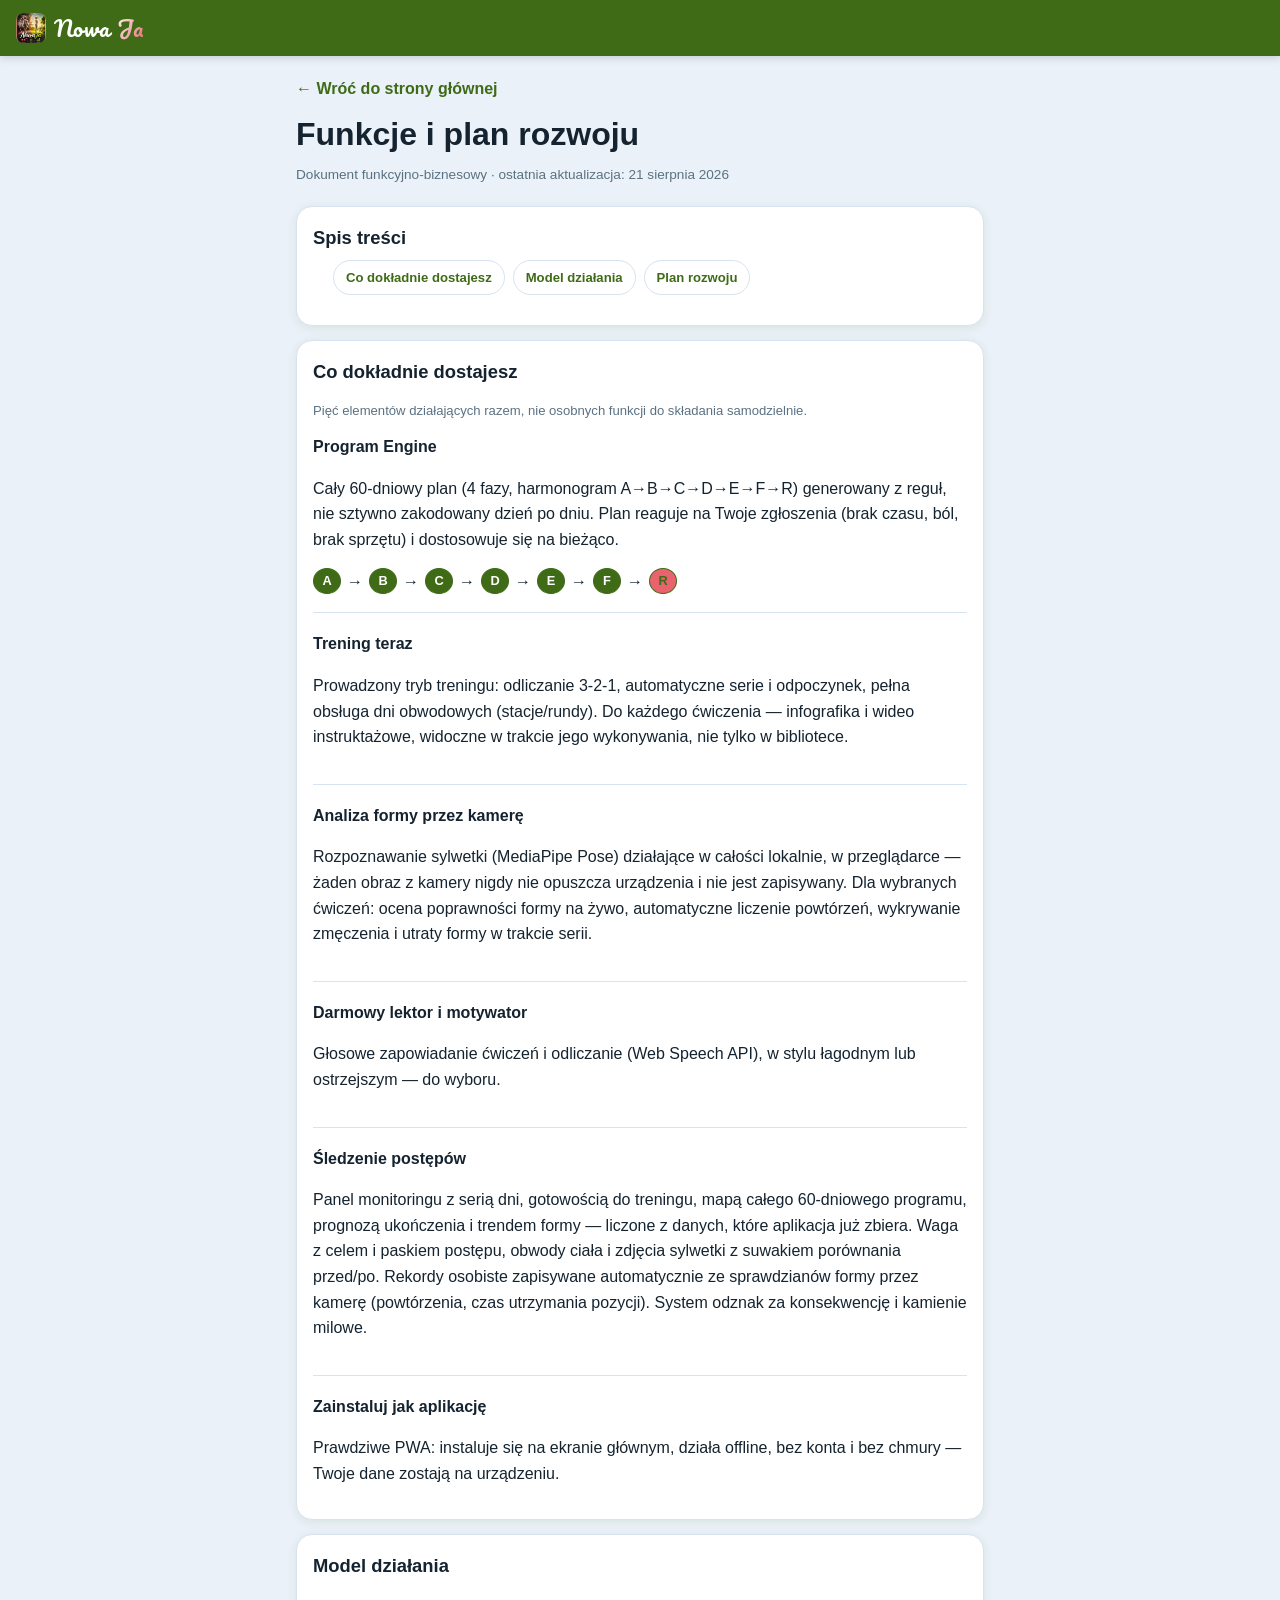
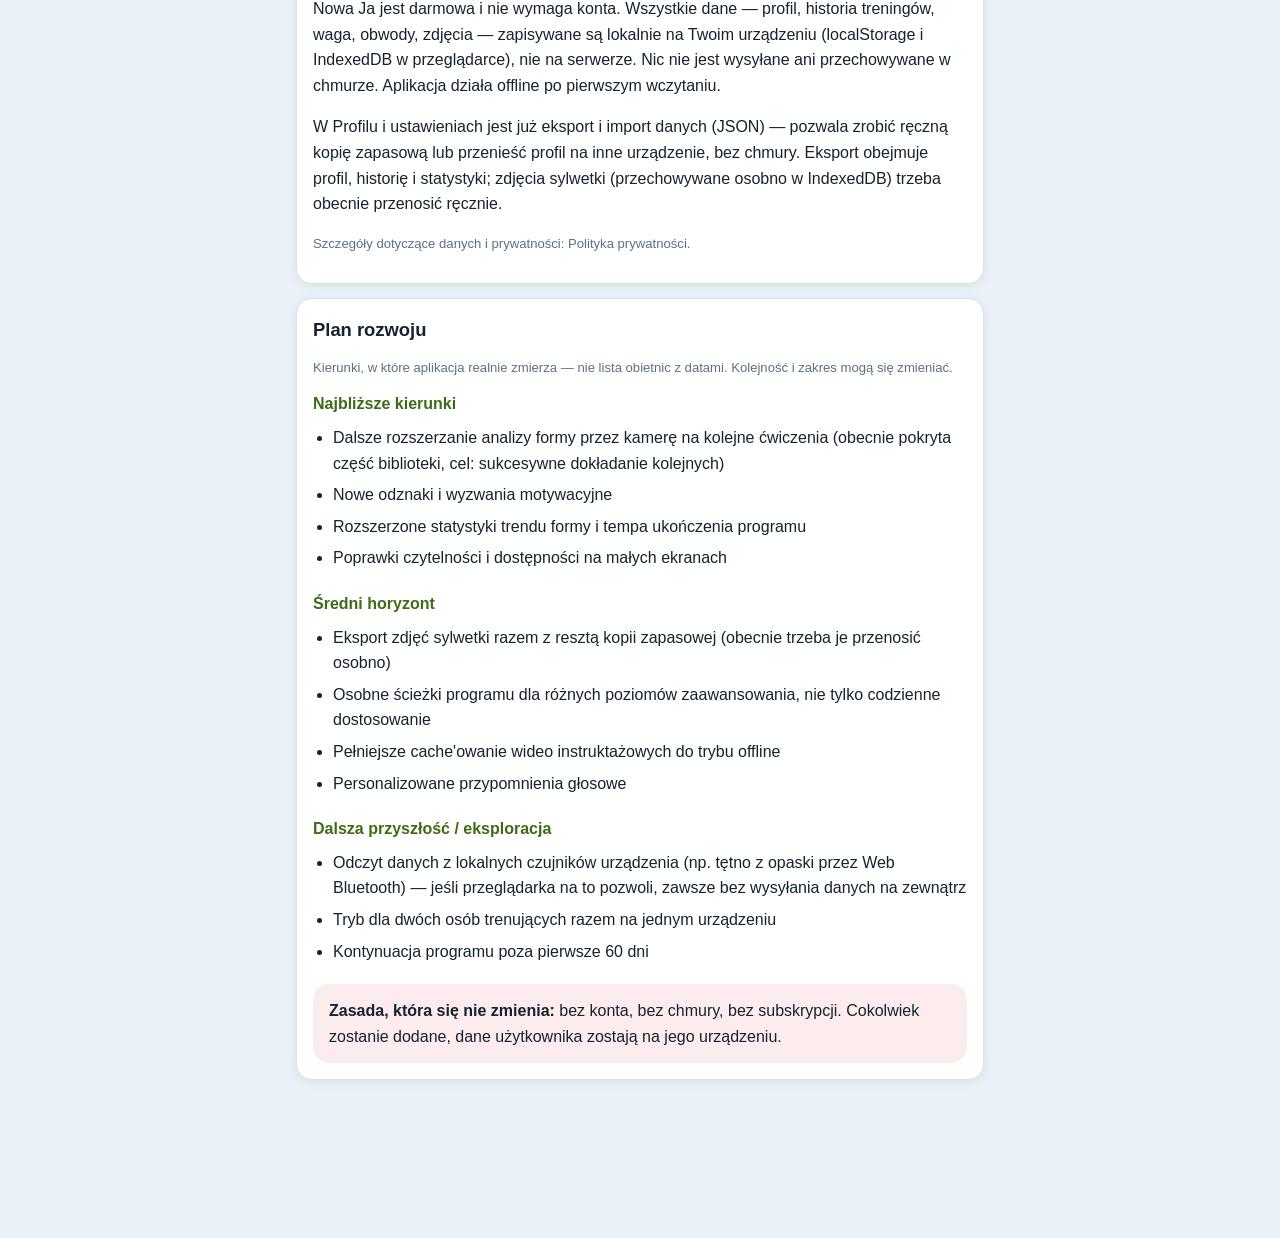
<file: funkcje.html>
<!DOCTYPE html>
<html lang="pl">
<head>
<meta charset="UTF-8">
<meta name="viewport" content="width=device-width, initial-scale=1">
<script async src="https://pagead2.googlesyndication.com/pagead/js/adsbygoogle.js?client=ca-pub-1199802338847388" crossorigin="anonymous"></script>
<title>Funkcje i plan rozwoju — Nowa Ja</title>
<meta name="description" content="Specyfikacja funkcjonalna aplikacji Nowa Ja: co dokładnie dostajesz w programie, jak to działa, i plan dalszego rozwoju.">
<meta name="robots" content="index, follow">
<link rel="canonical" href="https://nowa-ja.vercel.app/funkcje.html">
<meta name="theme-color" content="#3F6B17">
<link rel="icon" type="image/png" sizes="32x32" href="icons/favicon-32.png">
<link rel="preconnect" href="https://fonts.googleapis.com">
<link rel="preconnect" href="https://fonts.gstatic.com" crossorigin>
<link href="https://fonts.googleapis.com/css2?family=Pacifico&display=swap" rel="stylesheet">
<link rel="stylesheet" href="css/styles.css">
<style>
  .legal-wrap { max-width: 720px; margin: 0 auto; padding: 24px 16px 60px; }
  .legal-wrap h1 { margin-top: 0; }
  .legal-wrap h2 { margin: 0 0 8px; font-size: 1.15rem; }
  .legal-wrap h3 { margin: 0 0 6px; font-size: 1rem; }
  .legal-wrap section.card { line-height: 1.6; }
  .legal-wrap ul, .legal-wrap ol { margin: 8px 0; padding-left: 20px; }
  .legal-wrap li { margin-bottom: 6px; }
  .legal-updated { color: var(--text-muted); font-size: 0.85rem; margin-bottom: 24px; }
  .legal-back { display: inline-block; margin-bottom: 18px; }
  .guide-toc { display: flex; flex-wrap: wrap; gap: 8px; margin: 4px 0 0; padding: 0; list-style: none; }
  .guide-toc a {
    display: inline-block; padding: 6px 12px; border-radius: 999px; border: 1px solid var(--border);
    font-size: 0.82rem; font-weight: 600; color: var(--navy);
  }
  .feat-block { margin-bottom: 18px; padding-bottom: 18px; border-bottom: 1px solid var(--border); }
  .feat-block:last-child { border-bottom: none; margin-bottom: 0; padding-bottom: 0; }
  .phase-chip-row { display: flex; flex-wrap: wrap; align-items: center; gap: 6px; margin-top: 8px; }
  .phase-chip-row span.chip {
    display: inline-flex; align-items: center; justify-content: center; width: 26px; height: 26px;
    border-radius: 50%; background: var(--navy); color: #fff; font-weight: 700; font-size: 0.8rem;
  }
  .phase-chip-row span.chip.chip-r { background: var(--gold); color: var(--navy); }
  .roadmap-horizon { margin-bottom: 20px; }
  .roadmap-horizon h3 { color: var(--navy); }
  [data-theme="dark"] .roadmap-horizon h3, [data-theme="auto"] .roadmap-horizon h3 { color: var(--gold); }
  .roadmap-principle { background: color-mix(in srgb, var(--gold) 12%, transparent); border-radius: var(--radius); padding: 14px 16px; margin-top: 16px; }
</style>
</head>
<body>
<header id="app-header">
  <a href="index.html" class="brand"><img src="assets/brand-transformation.jpg" alt="" class="brand-logo">Nowa <span>Ja</span></a>
</header>

<div class="legal-wrap">
  <a href="index.html" class="legal-back link">← Wróć do strony głównej</a>
  <h1 class="page-title">Funkcje i plan rozwoju</h1>
  <p class="legal-updated">Dokument funkcyjno-biznesowy · ostatnia aktualizacja: 21 sierpnia 2026</p>

  <section class="card">
    <h2>Spis treści</h2>
    <ul class="guide-toc">
      <li><a href="#co-dostajesz">Co dokładnie dostajesz</a></li>
      <li><a href="#model">Model działania</a></li>
      <li><a href="#roadmap">Plan rozwoju</a></li>
    </ul>
  </section>

  <section class="card" id="co-dostajesz">
    <h2>Co dokładnie dostajesz</h2>
    <p class="muted small">Pięć elementów działających razem, nie osobnych funkcji do składania samodzielnie.</p>

    <div class="feat-block">
      <h3>Program Engine</h3>
      <p>Cały 60-dniowy plan (4 fazy, harmonogram A→B→C→D→E→F→R) generowany z reguł, nie sztywno zakodowany dzień po dniu. Plan reaguje na Twoje zgłoszenia (brak czasu, ból, brak sprzętu) i dostosowuje się na bieżąco.</p>
      <div class="phase-chip-row" aria-hidden="true">
        <span class="chip">A</span>→<span class="chip">B</span>→<span class="chip">C</span>→<span class="chip">D</span>→<span class="chip">E</span>→<span class="chip">F</span>→<span class="chip chip-r">R</span>
      </div>
    </div>

    <div class="feat-block">
      <h3>Trening teraz</h3>
      <p>Prowadzony tryb treningu: odliczanie 3-2-1, automatyczne serie i odpoczynek, pełna obsługa dni obwodowych (stacje/rundy). Do każdego ćwiczenia — infografika i wideo instruktażowe, widoczne w trakcie jego wykonywania, nie tylko w bibliotece.</p>
    </div>

    <div class="feat-block">
      <h3>Analiza formy przez kamerę</h3>
      <p>Rozpoznawanie sylwetki (MediaPipe Pose) działające w całości lokalnie, w przeglądarce — żaden obraz z kamery nigdy nie opuszcza urządzenia i nie jest zapisywany. Dla wybranych ćwiczeń: ocena poprawności formy na żywo, automatyczne liczenie powtórzeń, wykrywanie zmęczenia i utraty formy w trakcie serii.</p>
    </div>

    <div class="feat-block">
      <h3>Darmowy lektor i motywator</h3>
      <p>Głosowe zapowiadanie ćwiczeń i odliczanie (Web Speech API), w stylu łagodnym lub ostrzejszym — do wyboru.</p>
    </div>

    <div class="feat-block">
      <h3>Śledzenie postępów</h3>
      <p>Panel monitoringu z serią dni, gotowością do treningu, mapą całego 60-dniowego programu, prognozą ukończenia i trendem formy — liczone z danych, które aplikacja już zbiera. Waga z celem i paskiem postępu, obwody ciała i zdjęcia sylwetki z suwakiem porównania przed/po. Rekordy osobiste zapisywane automatycznie ze sprawdzianów formy przez kamerę (powtórzenia, czas utrzymania pozycji). System odznak za konsekwencję i kamienie milowe.</p>
    </div>

    <div class="feat-block">
      <h3>Zainstaluj jak aplikację</h3>
      <p>Prawdziwe PWA: instaluje się na ekranie głównym, działa offline, bez konta i bez chmury — Twoje dane zostają na urządzeniu.</p>
    </div>
  </section>

  <section class="card" id="model">
    <h2>Model działania</h2>
    <p>Nowa Ja jest darmowa i nie wymaga konta. Wszystkie dane — profil, historia treningów, waga, obwody, zdjęcia — zapisywane są lokalnie na Twoim urządzeniu (localStorage i IndexedDB w przeglądarce), nie na serwerze. Nic nie jest wysyłane ani przechowywane w chmurze. Aplikacja działa offline po pierwszym wczytaniu.</p>
    <p>W Profilu i ustawieniach jest już eksport i import danych (JSON) — pozwala zrobić ręczną kopię zapasową lub przenieść profil na inne urządzenie, bez chmury. Eksport obejmuje profil, historię i statystyki; zdjęcia sylwetki (przechowywane osobno w IndexedDB) trzeba obecnie przenosić ręcznie.</p>
    <p class="muted small">Szczegóły dotyczące danych i prywatności: <a href="polityka-prywatnosci.html" class="footer-link">Polityka prywatności</a>.</p>
  </section>

  <section class="card" id="roadmap">
    <h2>Plan rozwoju</h2>
    <p class="muted small">Kierunki, w które aplikacja realnie zmierza — nie lista obietnic z datami. Kolejność i zakres mogą się zmieniać.</p>

    <div class="roadmap-horizon">
      <h3>Najbliższe kierunki</h3>
      <ul>
        <li>Dalsze rozszerzanie analizy formy przez kamerę na kolejne ćwiczenia (obecnie pokryta część biblioteki, cel: sukcesywne dokładanie kolejnych)</li>
        <li>Nowe odznaki i wyzwania motywacyjne</li>
        <li>Rozszerzone statystyki trendu formy i tempa ukończenia programu</li>
        <li>Poprawki czytelności i dostępności na małych ekranach</li>
      </ul>
    </div>

    <div class="roadmap-horizon">
      <h3>Średni horyzont</h3>
      <ul>
        <li>Eksport zdjęć sylwetki razem z resztą kopii zapasowej (obecnie trzeba je przenosić osobno)</li>
        <li>Osobne ścieżki programu dla różnych poziomów zaawansowania, nie tylko codzienne dostosowanie</li>
        <li>Pełniejsze cache'owanie wideo instruktażowych do trybu offline</li>
        <li>Personalizowane przypomnienia głosowe</li>
      </ul>
    </div>

    <div class="roadmap-horizon">
      <h3>Dalsza przyszłość / eksploracja</h3>
      <ul>
        <li>Odczyt danych z lokalnych czujników urządzenia (np. tętno z opaski przez Web Bluetooth) — jeśli przeglądarka na to pozwoli, zawsze bez wysyłania danych na zewnątrz</li>
        <li>Tryb dla dwóch osób trenujących razem na jednym urządzeniu</li>
        <li>Kontynuacja programu poza pierwsze 60 dni</li>
      </ul>
    </div>

    <div class="roadmap-principle">
      <strong>Zasada, która się nie zmienia:</strong> bez konta, bez chmury, bez subskrypcji. Cokolwiek zostanie dodane, dane użytkownika zostają na jego urządzeniu.
    </div>
  </section>
</div>

</body>
</html>
</file>
<file: css/styles.css>
:root {
  /* Sampled from logo.png: forest green (the "after" silhouette + "Ja" wordmark)
     stands in for the old navy blue, coral-red (the "before" silhouette + arrow)
     stands in for the old gold — same primary/accent roles, colors now actually
     come from the app's own logo. Contrast re-verified against every surface
     these replaced (see PROPOZYCJA-DODATKOWYCH-CWICZEN.md sibling notes / commit). */
  --navy: #3F6B17;
  --navy-dark: #345812;
  --gold: #E8636E;
  --bg: #EAF1F8;
  --surface: #ffffff;
  --border: #D7E3F0;
  --text: #14232f;
  --text-muted: #5b7182;
  --danger: #c0392b;
  --success: #2f8f4e;
  --radius: 16px;
  --shadow: 0 2px 10px rgba(63, 107, 23, 0.10);
  color-scheme: light;
}

[data-theme="dark"] {
  --bg: #0f1a24;
  --surface: #16232f;
  --border: #223244;
  --text: #eaf1f8;
  --text-muted: #9db1c2;
  --navy: #9AC94A;
  --navy-dark: #ABDA5D;
  --shadow: 0 2px 10px rgba(0, 0, 0, 0.35);
  color-scheme: dark;
}

@media (prefers-color-scheme: dark) {
  [data-theme="auto"] {
    --bg: #0f1a24;
    --surface: #16232f;
    --border: #223244;
    --text: #eaf1f8;
    --text-muted: #9db1c2;
    --navy: #9AC94A;
    --navy-dark: #ABDA5D;
    --shadow: 0 2px 10px rgba(0, 0, 0, 0.35);
    color-scheme: dark;
  }
}

* { box-sizing: border-box; }
[hidden] { display: none !important; }

html, body {
  margin: 0;
  padding: 0;
  background: var(--bg);
  color: var(--text);
  font-family: -apple-system, BlinkMacSystemFont, "Segoe UI", Roboto, Inter, sans-serif;
  -webkit-tap-highlight-color: transparent;
  max-width: 100%;
  overflow-x: hidden;
}

body {
  padding-top: calc(56px + env(safe-area-inset-top));
  padding-bottom: calc(84px + env(safe-area-inset-bottom));
  min-height: 100vh;
}

a { color: inherit; text-decoration: none; }

#app-header {
  position: fixed;
  top: 0; left: 0; right: 0;
  height: calc(56px + env(safe-area-inset-top));
  padding-top: env(safe-area-inset-top);
  background: var(--navy);
  color: #fff;
  display: flex;
  align-items: center;
  justify-content: space-between;
  padding-left: 16px;
  padding-right: 16px;
  z-index: 20;
  box-shadow: 0 2px 8px rgba(0,0,0,0.15);
}

.header-left { display: flex; align-items: center; gap: 10px; min-width: 0; }
.brand { display: inline-flex; align-items: center; gap: 8px; font-family: 'Pacifico', cursive; font-weight: 400; font-size: 1.35rem; letter-spacing: 0.3px; }
/* Gradient białe→koralowe, nie zielone — .brand żyje na nagłówku o tle var(--navy) (zielonym),
   więc zielony koniec gradientu zlewałby się z tłem. */
.brand span {
  background: linear-gradient(120deg, #fff 0%, var(--gold) 100%);
  -webkit-background-clip: text; background-clip: text; color: transparent;
}
.brand-logo { width: 30px; height: 30px; border-radius: 7px; display: block; }

.icon-btn-plain {
  background: none; border: none; color: #fff; cursor: pointer;
  padding: 4px; display: flex; align-items: center; justify-content: center;
  border-radius: 8px; flex-shrink: 0;
}
.icon-btn-plain svg { width: 24px; height: 24px; }
.icon-btn-plain:hover { background: rgba(255,255,255,0.12); }

/* ---------- Sidebar drawer (hamburger menu) ---------- */
.sidebar-overlay {
  position: fixed; inset: 0; background: rgba(0,0,0,0.5);
  z-index: 29; opacity: 0; transition: opacity 0.25s ease;
}
.sidebar-overlay[hidden] { display: block !important; pointer-events: none; opacity: 0; }
.sidebar-overlay.show { opacity: 1; pointer-events: auto; }

.sidebar {
  position: fixed; top: 0; left: 0; bottom: 0;
  width: min(300px, 84vw);
  background: var(--surface);
  z-index: 30;
  transform: translateX(-100%);
  transition: transform 0.28s cubic-bezier(.16,.8,.3,1);
  display: flex; flex-direction: column;
  padding: calc(20px + env(safe-area-inset-top)) 18px 20px;
  box-shadow: 4px 0 24px rgba(0,0,0,0.2);
  overflow-y: auto;
}
.sidebar.open { transform: translateX(0); }

.sidebar-profile { display: flex; align-items: center; gap: 12px; margin-bottom: 22px; }
.sidebar-avatar {
  width: 48px; height: 48px; border-radius: 50%; flex-shrink: 0;
  background: linear-gradient(135deg, var(--navy), var(--gold));
  color: #fff; font-size: 1.2rem; font-weight: 800;
  display: flex; align-items: center; justify-content: center;
}
.sidebar-profile-info { min-width: 0; }
.sidebar-profile-info strong { display: block; font-size: 1.05rem; }

.sidebar-nav { display: flex; flex-direction: column; gap: 2px; margin-bottom: auto; }
.sidebar-nav a {
  padding: 12px 10px; border-radius: 10px; font-weight: 600; font-size: 0.95rem;
  color: var(--text);
}
.sidebar-nav a:hover { background: var(--bg); }

.sidebar-footnote { margin-top: 18px; padding-top: 14px; border-top: 1px solid var(--border); }

@media (min-width: 860px) {
  .sidebar { box-shadow: 1px 0 0 var(--border); }
}

.header-profile {
  font-size: 0.85rem;
  background: rgba(255,255,255,0.15);
  padding: 6px 12px;
  border-radius: 999px;
  max-width: 40vw;
  overflow: hidden;
  text-overflow: ellipsis;
  white-space: nowrap;
}

#app {
  max-width: 640px;
  margin: 0 auto;
  padding: 14px 14px 24px;
}

#nav {
  position: fixed;
  bottom: calc(10px + env(safe-area-inset-bottom));
  left: 12px; right: 12px;
  max-width: 616px;
  margin: 0 auto;
  height: 62px;
  background: color-mix(in srgb, var(--surface) 92%, transparent);
  -webkit-backdrop-filter: saturate(1.4) blur(14px);
  backdrop-filter: saturate(1.4) blur(14px);
  border: 1px solid var(--border);
  border-radius: 22px;
  box-shadow: 0 12px 34px rgba(20, 35, 47, 0.16), inset 0 1px 0 rgba(255, 255, 255, 0.04);
  display: flex;
  z-index: 20;
}
[data-theme="dark"] #nav, [data-theme="auto"] #nav { box-shadow: 0 14px 40px rgba(0, 0, 0, 0.45); }

#nav a {
  flex: 1;
  min-width: 0;
  display: flex;
  flex-direction: column;
  align-items: center;
  justify-content: center;
  gap: 4px;
  font-size: 0.64rem;
  font-weight: 600;
  color: var(--text-muted);
}

#nav a.active { color: var(--navy); font-weight: 700; }
[data-theme="dark"] #nav a.active,
[data-theme="auto"] #nav a.active { color: var(--gold); }
.nav-icon {
  width: 38px; height: 30px;
  display: flex; align-items: center; justify-content: center;
  border-radius: 999px;
  transition: background 0.18s ease, transform 0.18s ease;
}
.nav-icon svg { width: 21px; height: 21px; }
#nav a.active .nav-icon {
  background: color-mix(in srgb, var(--navy) 16%, transparent);
  transform: translateY(-1px);
}
[data-theme="dark"] #nav a.active .nav-icon,
[data-theme="auto"] #nav a.active .nav-icon { background: color-mix(in srgb, var(--gold) 20%, transparent); }

.card {
  background: var(--surface);
  border: 1px solid var(--border);
  border-radius: var(--radius);
  padding: 16px;
  margin-bottom: 14px;
  box-shadow: var(--shadow);
}

.card h2, .card h3 { margin-top: 0; }
.page-title { margin: 6px 0 14px; }

.hero h2 { margin: 8px 0 4px; }
.hero-top { display: flex; gap: 8px; flex-wrap: wrap; margin-bottom: 6px; }

.hero.card {
  background: linear-gradient(135deg, var(--navy) 0%, color-mix(in srgb, var(--navy) 55%, var(--gold)) 100%);
  color: #fff;
  border: none;
  position: relative;
  overflow: hidden;
  padding-top: 20px;
}
.hero.card::after {
  content: '';
  position: absolute; top: -60px; right: -60px;
  width: 200px; height: 200px; border-radius: 50%;
  background: radial-gradient(circle, rgba(255,255,255,0.16), transparent 70%);
  pointer-events: none;
}
.hero.card h2 { color: #fff; font-size: 1.5rem; }
.hero-greeting { display: flex; align-items: center; gap: 10px; margin-bottom: 8px; }
.hero-avatar {
  width: 34px; height: 34px; border-radius: 50%; flex-shrink: 0;
  background: rgba(255,255,255,0.22); color: #fff;
  display: flex; align-items: center; justify-content: center;
  font-weight: 800; font-size: 0.95rem;
}
.hero.card .muted { color: rgba(255,255,255,0.8); }
.hero.card .pill { background: rgba(255,255,255,0.22); }
.hero.card .pill-outline { border-color: rgba(255,255,255,0.5); color: #fff; }
.hero.card .btn.primary { background: #fff; color: var(--navy); box-shadow: 0 4px 14px rgba(0,0,0,0.18); }
.hero.card .btn.ghost { background: rgba(255,255,255,0.12); border-color: rgba(255,255,255,0.5); color: #fff; }

.form-check-root { padding: 16px; max-width: 480px; margin: 0 auto; }
.form-check-video-wrap {
  position: relative; width: 100%; aspect-ratio: 3 / 4;
  background: #000; border-radius: var(--radius); overflow: hidden; margin-bottom: 12px;
}
.form-check-video-wrap video, .form-check-video-wrap canvas {
  position: absolute; inset: 0; width: 100%; height: 100%; object-fit: cover;
}
.hero.card .done-badge { color: #cdf7d8; }

.pill {
  display: inline-block;
  background: var(--navy);
  color: #fff;
  font-size: 0.72rem;
  font-weight: 700;
  padding: 4px 10px;
  border-radius: 999px;
}

.pill-outline {
  background: transparent;
  border: 1px solid var(--navy);
  color: var(--navy);
}
[data-theme="dark"] .pill-outline, [data-theme="auto"] .pill-outline { color: var(--gold); border-color: var(--gold); }

.muted { color: var(--text-muted); }
.small { font-size: 0.82rem; }
.tight { margin: 4px 0; padding-left: 18px; }

.done-badge { color: var(--success); font-weight: 700; margin: 8px 0; }

.btn {
  display: inline-flex;
  align-items: center;
  justify-content: center;
  gap: 6px;
  border: none;
  border-radius: 12px;
  padding: 12px 18px;
  font-size: 0.95rem;
  font-weight: 700;
  cursor: pointer;
  background: var(--border);
  color: var(--text);
}
.btn.primary { background: linear-gradient(120deg, var(--gold) 0%, var(--navy) 100%); color: #fff; box-shadow: 0 3px 10px color-mix(in srgb, var(--navy) 35%, transparent); }
.btn.secondary { background: var(--gold); color: #2A0A0E; }
.btn.ghost { background: transparent; border: 1px solid var(--border); }
.btn.danger { background: var(--danger); color: #fff; }
.btn.small { padding: 8px 14px; font-size: 0.85rem; }
.btn.tiny { padding: 5px 10px; font-size: 0.75rem; }
.btn.big { width: 100%; padding: 14px; font-size: 1.05rem; margin-top: 10px; }
.btn-row { display: flex; gap: 10px; flex-wrap: wrap; }

.sticky-bottom { position: sticky; bottom: calc(76px + env(safe-area-inset-bottom)); width: 100%; margin-top: 6px; }

.link { color: var(--navy); font-weight: 600; }
[data-theme="dark"] .link, [data-theme="auto"] .link { color: var(--gold); }
.back { display: inline-block; margin-bottom: 10px; }

.progress-mini-row { display: flex; align-items: center; gap: 10px; margin-bottom: 6px; }
.progress-bar { flex: 1; height: 10px; border-radius: 999px; background: var(--border); overflow: hidden; }
.progress-bar-fill { height: 100%; background: linear-gradient(90deg, var(--navy), var(--gold)); }

/* ---------- Stat grid (Dziś) — bento-style cards z ikoną/pierścieniem ---------- */
.stat-grid { display: grid; grid-template-columns: repeat(3, 1fr); gap: 10px; margin-bottom: 14px; }
.stat-card {
  background: var(--surface); border: 1px solid var(--border); border-radius: var(--radius);
  padding: 14px 8px 12px; box-shadow: var(--shadow); text-align: center;
  display: flex; flex-direction: column; align-items: center; gap: 4px; min-width: 0;
}
.stat-card-icon {
  width: 34px; height: 34px; border-radius: 50%; display: flex; align-items: center; justify-content: center;
  font-size: 1.05rem; margin-bottom: 2px; background: color-mix(in srgb, var(--gold) 16%, transparent);
}
.stat-card.accent-program .stat-ring-wrap { margin-bottom: 2px; }
.stat-card-value { font-size: 1.5rem; font-weight: 800; line-height: 1; color: var(--text); }
.stat-card-label { font-size: 0.68rem; color: var(--text-muted); line-height: 1.2; }
.stat-ring-wrap { position: relative; width: 60px; height: 60px; }
.stat-ring-wrap .progress-ring circle:last-child { transition: stroke-dashoffset 0.6s ease-out; }
.stat-ring-value {
  position: absolute; inset: 0; display: flex; align-items: center; justify-content: center;
  font-size: 0.92rem; font-weight: 800; color: var(--text);
}
.stat-grid-4 { grid-template-columns: repeat(4, 1fr); }
.stat-card.accent-water .stat-card-icon { background: color-mix(in srgb, #3a7bd5 16%, transparent); }
.stat-card.accent-flame { background: color-mix(in srgb, var(--gold) 7%, var(--surface)); }
.stat-card.accent-program { background: color-mix(in srgb, var(--navy) 7%, var(--surface)); }
.stat-card.accent-readiness { background: color-mix(in srgb, var(--success) 7%, var(--surface)); }
.stat-card.accent-water { background: color-mix(in srgb, #3a7bd5 7%, var(--surface)); }
@media (max-width: 420px) {
  .stat-grid-4 { grid-template-columns: repeat(2, 1fr); }
}

/* ---------- Mapa programu (Postępy) — 60 dni na jednym ekranie ---------- */
.heatmap-grid { display: grid; grid-template-columns: repeat(10, 1fr); gap: 5px; margin-top: 10px; }
.heatmap-cell { aspect-ratio: 1; border-radius: 5px; display: block; background: var(--bg); }
.heatmap-done { background: var(--success); }
.heatmap-today { background: var(--surface); border: 2px solid var(--navy); }
.heatmap-missed { background: color-mix(in srgb, var(--danger) 55%, transparent); }
.heatmap-rest { background: var(--border); }
.heatmap-future { background: var(--bg); border: 1px solid var(--border); }
.heatmap-legend { display: flex; flex-wrap: wrap; gap: 10px 14px; margin-top: 12px; font-size: 0.72rem; color: var(--text-muted); }
.heatmap-legend span { display: inline-flex; align-items: center; gap: 5px; }
.heatmap-dot { width: 10px; height: 10px; border-radius: 3px; display: inline-block; }

/* ---------- Narzędzia (Postępy) ---------- */
.tools-grid { display: grid; grid-template-columns: repeat(auto-fit, minmax(180px, 1fr)); gap: 12px; margin-top: 10px; }
.tool-card { background: var(--bg); border-radius: var(--radius); padding: 14px; }
.tool-card-icon { font-size: 1.3rem; }
.tool-card h4 { margin: 6px 0 8px; font-size: 0.92rem; }

.quick-links { display: grid; grid-template-columns: repeat(auto-fit, minmax(90px, 1fr)); gap: 10px; margin-top: 4px; }
.quick-link {
  background: var(--surface);
  border: 1px solid var(--border);
  border-radius: var(--radius);
  padding: 14px 6px;
  text-align: center;
  font-size: 0.78rem;
  font-weight: 600;
  box-shadow: var(--shadow);
  min-width: 0;
  overflow-wrap: break-word;
}
.qi { display: block; font-size: 1.4rem; margin-bottom: 4px; }

.onboard { padding-top: 10px; }
.onboard-hero-image { max-width: 260px; margin: 0 auto 14px; border-radius: var(--radius); overflow: hidden; box-shadow: var(--shadow); }
.onboard-hero-image img { display: block; width: 100%; height: auto; }
.onboard-brand { display: flex; align-items: center; gap: 10px; margin-bottom: 2px; }
.onboard-brand img { width: 44px; height: 44px; border-radius: 11px; box-shadow: 0 3px 12px rgba(0,0,0,0.2); }
.onboard h1 { color: var(--navy); margin: 0; }
[data-theme="dark"] .onboard h1, [data-theme="auto"] .onboard h1 { color: var(--gold); }
.tagline { color: var(--text-muted); margin-top: 0; }
.onboard-quickstart {
  background: none; border: none; color: var(--navy); font-weight: 700;
  font-size: 0.85rem; padding: 0; margin-bottom: 14px; cursor: pointer;
}
[data-theme="dark"] .onboard-quickstart, [data-theme="auto"] .onboard-quickstart { color: var(--gold); }

.onboard-progress { display: flex; gap: 6px; margin: 16px 0 18px; }
.onboard-progress-seg {
  flex: 1; height: 6px; border-radius: 999px; background: var(--border);
  transition: background 0.3s ease;
}
.onboard-progress-seg.active { background: linear-gradient(90deg, var(--navy), var(--gold)); }

.form label { display: block; font-size: 0.85rem; font-weight: 600; margin-bottom: 12px; }
.form input, .form select { width: 100%; margin-top: 5px; padding: 10px 12px; border-radius: 10px; border: 1px solid var(--border); background: var(--bg); color: var(--text); font-size: 1rem; }
.row2 { display: grid; grid-template-columns: 1fr 1fr; gap: 10px; }
.form-inline { display: flex; gap: 8px; align-items: center; margin-bottom: 10px; }
.form-inline input { padding: 9px 10px; border-radius: 10px; border: 1px solid var(--border); background: var(--bg); color: var(--text); }
.form-inline input[type=number] { width: 90px; }

/* Chip-styled radio/checkbox groups (onboarding): native input hidden, label is the visible chip. */
.chip-choice { display: inline-flex; }
.chip-choice input { position: absolute; opacity: 0; width: 1px; height: 1px; }
.chip-choice label {
  border: 1.5px solid var(--border);
  background: var(--surface);
  color: var(--text);
  border-radius: 12px;
  padding: 11px 16px;
  font-size: 0.9rem;
  font-weight: 600;
  cursor: pointer;
  display: inline-flex;
  align-items: center;
  gap: 6px;
  -webkit-user-select: none;
  user-select: none;
  transition: transform 0.12s ease, border-color 0.15s ease, background 0.15s ease, box-shadow 0.15s ease;
}
.chip-choice label::before {
  content: '';
  width: 16px; height: 16px; border-radius: 50%; flex-shrink: 0;
  border: 1.5px solid var(--border); box-sizing: border-box;
  transition: background 0.15s ease, border-color 0.15s ease;
}
.chip-choice input:checked + label::before {
  background: var(--navy);
  border-color: var(--navy);
  box-shadow: inset 0 0 0 3px var(--surface);
}
[data-theme="dark"] .chip-choice input:checked + label::before, [data-theme="auto"] .chip-choice input:checked + label::before { background: var(--gold); border-color: var(--gold); }
.chip-choice input:checked + label { border-color: var(--navy); background: color-mix(in srgb, var(--navy) 10%, var(--surface)); box-shadow: 0 2px 8px color-mix(in srgb, var(--navy) 25%, transparent); }
[data-theme="dark"] .chip-choice input:checked + label, [data-theme="auto"] .chip-choice input:checked + label { border-color: var(--gold); background: color-mix(in srgb, var(--gold) 14%, var(--surface)); }
.chip-choice label:active { transform: scale(0.96); }
.chip-choice input:focus-visible + label { outline: 2px solid var(--navy); outline-offset: 2px; }
.chip-group { display: flex; flex-wrap: wrap; gap: 9px; margin: 6px 0 4px; }

.onboard-step-label { font-size: 0.8rem; color: var(--text-muted); margin-bottom: 4px; }
.onboard-step-icon { display: block; font-size: 2.2rem; margin-bottom: 6px; }
.onboard-step-title { font-size: 1.25rem; margin: 0 0 16px; }
@media (prefers-reduced-motion: no-preference) {
  .onboard-step:not([hidden]) { animation: onboardStepIn 0.32s cubic-bezier(.16,.8,.3,1); }
  @keyframes onboardStepIn { from { opacity: 0; transform: translateX(14px); } to { opacity: 1; transform: translateX(0); } }
}
.onboard-field-label { font-weight: 700; font-size: 0.9rem; margin: 14px 0 2px; display: block; }
.onboard-nav { display: flex; justify-content: space-between; gap: 10px; margin-top: 18px; }
.consent-box { border-left: 4px solid var(--gold); background: var(--bg); border-radius: 10px; padding: 14px; margin: 10px 0; }

/* Workout ("Trening teraz") full-screen mode */
.workout-root { display: flex; flex-direction: column; min-height: calc(100vh - 56px - env(safe-area-inset-top)); padding: 6px 4px 20px; }
.workout-media-row { display: flex; gap: 6px; padding: 4px; margin-bottom: 4px; }
.workout-media-slot-item { flex: 1; min-width: 0; aspect-ratio: 4 / 3; border-radius: 10px; overflow: hidden; background: var(--bg); }
.workout-media-slot-item img, .workout-media-slot-item video { width: 100%; height: 100%; object-fit: cover; display: block; }
.workout-header { display: flex; align-items: center; justify-content: space-between; padding: 6px 4px 12px; }
.workout-header-actions { display: flex; gap: 8px; }
.icon-btn { background: var(--surface); border: 1px solid var(--border); border-radius: 999px; width: 40px; height: 40px; font-size: 1.1rem; cursor: pointer; color: var(--text); }
.workout-track-label { text-align: center; margin: -4px 0 6px; cursor: pointer; }
.workout-center { flex: 1; display: flex; flex-direction: column; align-items: center; justify-content: center; text-align: center; padding: 20px 10px; }
.workout-step-label { font-weight: 800; font-size: 1.1rem; letter-spacing: 0.5px; margin: 0; }
.workout-step-label.is-warmup { color: var(--gold); }
.workout-step-label.is-warmup::before { content: '🔥 '; }
.workout-exercise-name { margin: 10px 0 20px; font-size: 1.6rem; }
.workout-timer { font-size: 4.4rem; font-weight: 800; color: var(--navy); font-variant-numeric: tabular-nums; line-height: 1; }
[data-theme="dark"] .workout-timer, [data-theme="auto"] .workout-timer { color: var(--gold); }
.workout-rest-label { font-weight: 700; color: var(--navy); font-size: 1.1rem; margin-bottom: 8px; }
[data-theme="dark"] .workout-rest-label, [data-theme="auto"] .workout-rest-label { color: var(--gold); }
.workout-reps { font-size: 2rem; font-weight: 800; margin: 0; }
.workout-set-label { font-weight: 700; margin-top: 16px; }
.workout-controls { display: flex; flex-direction: column; gap: 10px; padding: 0 6px; }
.pain-report-link {
  background: none; border: none; color: var(--text-muted); font-size: 0.8rem;
  text-align: center; padding: 6px; cursor: pointer; text-decoration: underline;
}
.pain-report-link:disabled { text-decoration: none; opacity: 0.7; cursor: default; }
.pain-suggestion {
  display: flex; flex-direction: column; gap: 8px; align-items: center;
  background: var(--bg); border: 1px solid var(--gold); border-radius: 10px;
  padding: 10px 14px; margin-bottom: 16px; font-size: 0.85rem; text-align: center;
}
.btn.ghost.active { background: var(--navy); color: #fff; }

/* Simple on/off switch (reminders, voice narrator toggles) */
.switch { position: relative; display: inline-block; width: 44px; height: 26px; flex-shrink: 0; }
.switch input { position: absolute; opacity: 0; width: 100%; height: 100%; margin: 0; cursor: pointer; z-index: 1; }
.switch-track { position: absolute; inset: 0; background: var(--border); border-radius: 999px; transition: background 0.15s; }
.switch-track::after { content: ''; position: absolute; top: 3px; left: 3px; width: 20px; height: 20px; border-radius: 50%; background: #fff; box-shadow: 0 1px 2px rgba(0,0,0,0.3); transition: transform 0.15s; }
.switch input:checked + .switch-track { background: var(--navy); }
[data-theme="dark"] .switch input:checked + .switch-track, [data-theme="auto"] .switch input:checked + .switch-track { background: var(--gold); }
.switch input:checked + .switch-track::after { transform: translateX(18px); }

.reminder-banner {
  position: fixed;
  top: calc(56px + env(safe-area-inset-top) + 10px);
  left: 14px; right: 14px;
  z-index: 30;
  background: var(--navy);
  color: #fff;
  border-radius: 12px;
  padding: 12px 14px;
  display: flex;
  align-items: center;
  justify-content: space-between;
  gap: 10px;
  box-shadow: 0 4px 16px rgba(0,0,0,0.25);
  font-size: 0.88rem;
}
.reminder-banner button { background: transparent; border: none; color: #fff; font-size: 1rem; cursor: pointer; }

.install-banner {
  position: fixed;
  left: 14px; right: 14px;
  bottom: calc(64px + env(safe-area-inset-bottom) + 10px);
  z-index: 30;
  background: var(--surface);
  border: 1px solid var(--border);
  color: var(--text);
  border-radius: 12px;
  padding: 12px 14px;
  display: flex;
  align-items: center;
  justify-content: space-between;
  gap: 10px;
  box-shadow: 0 4px 16px rgba(0,0,0,0.25);
  font-size: 0.85rem;
}
.install-banner-actions { display: flex; align-items: center; gap: 6px; flex-shrink: 0; }
.install-banner .icon-btn { width: 30px; height: 30px; font-size: 0.9rem; }

/* Zdjęcia sylwetki + suwak porównania przed/po */
.photo-grid { display: grid; grid-template-columns: repeat(3, 1fr); gap: 8px; }
.photo-thumb { position: relative; aspect-ratio: 3/4; border-radius: 10px; overflow: hidden; background: var(--bg); }
.photo-thumb img { width: 100%; height: 100%; object-fit: cover; display: block; }
.photo-thumb-date {
  position: absolute; left: 4px; bottom: 4px; background: rgba(0,0,0,0.6); color: #fff;
  font-size: 0.62rem; padding: 2px 5px; border-radius: 6px;
}
.photo-thumb-remove {
  position: absolute; top: 4px; right: 4px; width: 20px; height: 20px; border-radius: 50%;
  background: rgba(0,0,0,0.6); color: #fff; border: none; font-size: 0.7rem; cursor: pointer;
  display: flex; align-items: center; justify-content: center;
}

.compare-slider {
  position: relative; width: 100%; aspect-ratio: 3/4; max-height: 420px;
  border-radius: 12px; overflow: hidden; background: var(--bg);
  -webkit-user-select: none; user-select: none;
}
.compare-img-back, .compare-img-front { width: 100%; height: 100%; object-fit: cover; display: block; }
.compare-img-back { position: absolute; inset: 0; }
.compare-img-front-wrap { position: absolute; inset: 0; width: 50%; overflow: hidden; border-right: 2px solid #fff; }
.compare-img-front-wrap img { width: 100%; height: 100%; object-fit: cover; }
.compare-handle {
  position: absolute; top: 50%; left: 50%; width: 34px; height: 34px; border-radius: 50%;
  background: #fff; transform: translate(-50%, -50%); box-shadow: 0 2px 8px rgba(0,0,0,0.3);
  pointer-events: none; display: flex; align-items: center; justify-content: center;
}
.compare-handle::before { content: '↔'; font-size: 1rem; color: var(--navy); }

.exercise-list { list-style: none; margin: 0 0 14px; padding: 0; }
.exercise-row {
  display: flex;
  align-items: center;
  gap: 8px;
  background: var(--surface);
  border: 1px solid var(--border);
  border-radius: 12px;
  margin-bottom: 8px;
  padding: 4px 10px 4px 4px;
  box-shadow: var(--shadow);
}
.exercise-row.checked { opacity: 0.6; }
.exercise-row.checked .ex-name { text-decoration: line-through; }

.check { position: relative; width: 40px; height: 40px; display: flex; align-items: center; justify-content: center; flex-shrink: 0; }
.check input { position: absolute; opacity: 0; width: 40px; height: 40px; margin: 0; cursor: pointer; }
.checkmark { width: 22px; height: 22px; border-radius: 7px; border: 2px solid var(--navy); display: block; }
.check input:checked + .checkmark { background: var(--navy); position: relative; }
.check input:checked + .checkmark::after { content: '✓'; color: #fff; position: absolute; inset: 0; display: flex; align-items: center; justify-content: center; font-size: 14px; }

.exercise-row-body { flex: 1; display: flex; align-items: center; gap: 10px; padding: 10px 4px; min-width: 0; }
.ex-num { background: var(--bg); border-radius: 8px; min-width: 24px; text-align: center; font-weight: 700; font-size: 0.8rem; padding: 3px 6px; }
.ex-info { flex: 1; min-width: 0; display: flex; flex-direction: column; }
.ex-name { font-weight: 600; overflow: hidden; text-overflow: ellipsis; white-space: nowrap; }
.ex-reps { font-size: 0.78rem; }
.chev { color: var(--text-muted); font-size: 1.3rem; }

.rest-card { text-align: center; }

.timer-row { display: flex; gap: 8px; flex-wrap: wrap; margin-top: 8px; }
.chip {
  border: 1px solid var(--navy);
  background: transparent;
  color: var(--navy);
  border-radius: 999px;
  padding: 7px 13px;
  font-size: 0.82rem;
  font-weight: 600;
  cursor: pointer;
}
[data-theme="dark"] .chip, [data-theme="auto"] .chip { border-color: var(--gold); color: var(--gold); }
.chip.active { background: var(--navy); color: #fff; }
[data-theme="dark"] .chip.active, [data-theme="auto"] .chip.active { background: var(--gold); color: #2A0A0E; }
.chip-row { display: flex; gap: 8px; flex-wrap: wrap; margin-top: 8px; }

.details-warmup summary { cursor: pointer; font-weight: 700; }

.media-card h3 { margin-bottom: 8px; }
.media-slot {
  aspect-ratio: 4 / 3;
  border-radius: 12px;
  overflow: hidden;
  background: var(--bg);
  display: flex;
  align-items: center;
  justify-content: center;
  border: 1px dashed var(--border);
}
.media-slot img, .media-slot video { width: 100%; height: 100%; object-fit: cover; }
.media-placeholder { color: var(--text-muted); font-size: 0.85rem; text-align: center; padding: 12px; }
.media-actions { display: flex; gap: 8px; margin-top: 10px; flex-wrap: wrap; }

.safety-card { border-left: 4px solid var(--gold); }

.reps-table { width: 100%; border-collapse: collapse; }
.reps-table td { padding: 8px 4px; border-bottom: 1px solid var(--border); }
.reps-table td:first-child { font-weight: 700; width: 40%; }

.prompt-block { margin-top: 10px; }
.prompt-head { display: flex; justify-content: space-between; align-items: center; margin-bottom: 4px; }
.prompt-text {
  white-space: pre-wrap;
  background: var(--bg);
  border-radius: 10px;
  padding: 10px;
  font-size: 0.75rem;
  max-height: 160px;
  overflow-y: auto;
  border: 1px solid var(--border);
}

.schedule-list { display: flex; flex-direction: column; gap: 6px; margin-top: 8px; }
.schedule-row {
  display: flex;
  align-items: center;
  gap: 10px;
  padding: 9px 10px;
  border-radius: 10px;
  background: var(--bg);
}
.schedule-row.done { opacity: 0.55; }
.sched-day { font-weight: 700; width: 26px; text-align: center; }
.sched-type {
  width: 26px; height: 26px; border-radius: 8px;
  display: flex; align-items: center; justify-content: center;
  font-weight: 800; font-size: 0.75rem; color: #fff; flex-shrink: 0;
}
.type-A { background: #3a7bd5; }
.type-B { background: #2f8f4e; }
.type-C { background: #c0392b; }
.type-D { background: #8e6fce; }
.type-E { background: var(--gold); color: #2A0A0E; }
.type-F { background: #d2691e; }
.type-R { background: #8a99a6; }
.sched-label { flex: 1; font-size: 0.85rem; overflow: hidden; text-overflow: ellipsis; white-space: nowrap; }
.sched-check { color: var(--success); font-weight: 800; }

.lib-filters { margin-bottom: 12px; }
.lib-filters input[type=search] {
  width: 100%; padding: 11px 14px; border-radius: 12px;
  border: 1px solid var(--border); background: var(--surface); color: var(--text);
  font-size: 0.95rem; margin-bottom: 10px;
}
.lib-grid { display: grid; grid-template-columns: 1fr 1fr; gap: 10px; }
.lib-card {
  background: var(--surface); border: 1px solid var(--border); border-radius: 12px;
  padding: 12px; display: flex; flex-direction: column; gap: 4px; box-shadow: var(--shadow);
  min-width: 0; overflow-wrap: break-word;
}
.lib-code {
  align-self: flex-start; font-size: 0.7rem; font-weight: 800; color: #fff;
  padding: 2px 8px; border-radius: 999px;
}
.group-A { background: #3a7bd5; }
.group-B { background: #2f8f4e; }
.group-C { background: #c0392b; }
.group-D { background: #8e6fce; }
.group-E { background: var(--gold); color: #2A0A0E; }
.group-G { background: #e0662a; }
.lib-name { font-weight: 600; font-size: 0.88rem; }
.lib-muscle { font-size: 0.75rem; }

.profile-header-card { display: flex; align-items: center; gap: 14px; }
.profile-avatar {
  width: 56px; height: 56px; border-radius: 50%; flex-shrink: 0;
  background: linear-gradient(135deg, var(--navy), var(--gold));
  color: #fff; font-size: 1.4rem; font-weight: 800;
  display: flex; align-items: center; justify-content: center;
}
.profile-header-info { min-width: 0; }
.profile-stats-row { display: flex; justify-content: space-around; text-align: center; }
.profile-stat { display: flex; flex-direction: column; gap: 2px; }
.profile-stat strong { font-size: 1.4rem; color: var(--navy); }
[data-theme="dark"] .profile-stat strong, [data-theme="auto"] .profile-stat strong { color: var(--gold); }
.profile-stat span { font-size: 0.72rem; color: var(--text-muted); }

.week-summary-grid { display: grid; grid-template-columns: repeat(4, 1fr); gap: 8px; text-align: center; }
.week-summary-stat { display: flex; flex-direction: column; gap: 2px; }
.week-summary-stat strong { font-size: 1.3rem; color: var(--navy); }
[data-theme="dark"] .week-summary-stat strong, [data-theme="auto"] .week-summary-stat strong { color: var(--gold); }
.week-summary-stat span { font-size: 0.68rem; color: var(--text-muted); line-height: 1.2; }

.profile-list { list-style: none; padding: 0; margin: 0 0 10px; }
.profile-list li { display: flex; justify-content: space-between; align-items: center; padding: 8px 0; border-bottom: 1px solid var(--border); }
.profile-actions { display: flex; gap: 6px; align-items: center; }

.list-link { display: flex; align-items: center; gap: 10px; font-weight: 700; font-size: 1rem; }

.log-list { list-style: none; padding: 0; margin: 10px 0 0; font-size: 0.85rem; }
.log-list li { padding: 6px 0; border-bottom: 1px solid var(--border); }

.sparkline { width: 100%; height: 60px; color: var(--navy); }
[data-theme="dark"] .sparkline, [data-theme="auto"] .sparkline { color: var(--gold); }

.empty-state { text-align: center; padding: 40px 20px; }

.modal-overlay {
  position: fixed; inset: 0; background: rgba(0,0,0,0.55);
  display: flex; align-items: center; justify-content: center; z-index: 50; padding: 20px;
}
.modal-overlay[hidden] { display: none; }
.modal { width: 100%; max-width: 420px; max-height: 90vh; overflow-y: auto; }
.timer-card { text-align: center; }
#timer-display { font-size: 3.2rem; font-weight: 800; color: var(--navy); margin: 10px 0 18px; font-variant-numeric: tabular-nums; }
[data-theme="dark"] #timer-display, [data-theme="auto"] #timer-display { color: var(--gold); }

@media (min-width: 480px) {
  .lib-grid { grid-template-columns: 1fr 1fr 1fr; }
}

/* ---------- Entrance animation for cards + gentle button feedback ---------- */
@media (prefers-reduced-motion: no-preference) {
  @keyframes cardIn { from { opacity: 0; transform: translateY(10px); } to { opacity: 1; transform: translateY(0); } }
  #app > .card, #app > section.card, #app > .hero, #app > .quick-links, #app > .stat-grid, #app > .badge-toast,
  .dash > * {
    animation: cardIn 0.35s cubic-bezier(.16,.8,.3,1) backwards;
  }
  #app > *:nth-child(1), .dash > *:nth-child(1) { animation-delay: 0s; }
  #app > *:nth-child(2), .dash > *:nth-child(2) { animation-delay: 0.04s; }
  #app > *:nth-child(3), .dash > *:nth-child(3) { animation-delay: 0.08s; }
  #app > *:nth-child(4), .dash > *:nth-child(4) { animation-delay: 0.12s; }
  #app > *:nth-child(5), .dash > *:nth-child(5) { animation-delay: 0.16s; }
  #app > *:nth-child(n+6), .dash > *:nth-child(n+6) { animation-delay: 0.2s; }
  .btn { transition: transform 0.12s ease; }
  .btn:active { transform: scale(0.97); }
}

@media (min-width: 860px) {
  #app { max-width: 760px; }
}

/* ---------- Constraint panel ("mało czasu / ból / brak sprzętu") ---------- */
.constraint-panel { padding: 10px 16px; }
.constraint-panel summary { cursor: pointer; font-weight: 700; padding: 6px 0; list-style: none; display: flex; align-items: center; gap: 8px; }
.constraint-panel summary::-webkit-details-marker { display: none; }
.constraint-panel summary::before { content: '⚙️'; font-size: 1rem; }
.constraint-panel[open] summary { margin-bottom: 4px; }
.constraint-panel #constraint-text-input {
  padding: 10px 12px; border-radius: 10px; border: 1px solid var(--border);
  background: var(--bg); color: var(--text); font-size: 0.9rem;
}

/* ---------- Badge toast ---------- */
.badge-toast {
  position: fixed; left: 50%; bottom: 90px; transform: translateX(-50%) translateY(12px);
  background: var(--surface); border: 1px solid var(--gold); border-radius: 14px;
  box-shadow: var(--shadow); padding: 12px 16px; z-index: 60; max-width: 340px; width: calc(100% - 32px);
  opacity: 0; transition: opacity 0.25s ease-out, transform 0.25s ease-out;
}
.badge-toast.show { opacity: 1; transform: translateX(-50%) translateY(0); }
.badge-toast-row { display: flex; align-items: center; gap: 10px; padding: 4px 0; }
.badge-toast-icon { font-size: 1.6rem; flex-shrink: 0; }
.badge-toast-icon-img { width: 34px; height: 34px; object-fit: cover; border-radius: 50%; flex-shrink: 0; }
.badge-toast-row strong { display: block; font-size: 0.88rem; }
.badge-toast-row span { display: block; font-size: 0.76rem; color: var(--text-muted); }

/* ---------- Badges grid (Postępy) ---------- */
.badge-grid { display: grid; grid-template-columns: repeat(auto-fill, minmax(78px, 1fr)); gap: 12px 10px; margin-top: 10px; }
.badge-item { text-align: center; display: flex; flex-direction: column; align-items: center; gap: 6px; opacity: 0.45; }
.badge-item.earned { opacity: 1; }
.badge-item-icon-wrap {
  width: 52px; height: 52px; border-radius: 50%; display: flex; align-items: center; justify-content: center;
  background: var(--bg); border: 2px solid var(--border); transition: transform 0.15s ease;
}
.badge-item.earned .badge-item-icon-wrap {
  border-color: var(--gold); background: linear-gradient(160deg, color-mix(in srgb, var(--gold) 22%, var(--surface)), var(--surface));
  box-shadow: 0 3px 12px color-mix(in srgb, var(--gold) 35%, transparent);
}
.badge-item-icon { font-size: 1.5rem; }
.badge-item-icon-img { width: 100%; height: 100%; object-fit: cover; border-radius: 50%; }
.badge-item-name { font-size: 0.68rem; color: var(--text-muted); line-height: 1.2; }
.badge-item.earned .badge-item-name { color: var(--text); font-weight: 600; }

/* ---------- Karta postępu programu (Postępy) — pierścień + statystyki ---------- */
.progress-hero-card { display: flex; flex-wrap: wrap; align-items: center; gap: 14px; }
.stat-ring-wrap-lg { width: 88px; height: 88px; flex-shrink: 0; }
.stat-ring-value-lg { font-size: 1.25rem; }
.progress-hero-info { display: flex; flex-direction: column; gap: 2px; }
.progress-hero-info strong { font-size: 1.05rem; }
.progress-hero-card .btn-row { width: 100%; }

/* ---------- Readiness / difficulty suggestion cards ---------- */
.readiness-score { display: flex; align-items: baseline; gap: 6px; margin: 4px 0 8px; }
.readiness-score strong { font-size: 2.2rem; color: var(--navy); line-height: 1; }
[data-theme="dark"] .readiness-score strong, [data-theme="auto"] .readiness-score strong { color: var(--gold); }
.readiness-score span { color: var(--text-muted); font-size: 0.85rem; }
.readiness-inputs { display: flex; flex-direction: column; gap: 8px; margin-top: 10px; }
.readiness-input-row { display: flex; align-items: center; gap: 8px; }
.readiness-input-row label { font-size: 0.82rem; color: var(--text-muted); min-width: 78px; }
.readiness-input-row .chip-row { margin-top: 0; }
.suggestion-card { border-left: 4px solid var(--gold); }
.suggestion-card .btn { margin-top: 8px; }

/* ---------- Calendar (Plan) ---------- */
.cal-header { display: flex; align-items: center; justify-content: space-between; margin-bottom: 10px; }
.cal-header strong { text-transform: capitalize; }
.cal-grid { display: grid; grid-template-columns: repeat(7, 1fr); gap: 4px; }
.cal-weekdays { margin-bottom: 4px; text-align: center; font-size: 0.72rem; color: var(--text-muted); font-weight: 700; }
.cal-cell {
  aspect-ratio: 1; display: flex; flex-direction: column; align-items: center; justify-content: center;
  gap: 2px; border-radius: 10px; background: var(--bg); text-decoration: none; color: var(--text);
  font-size: 0.78rem;
}
.cal-cell.empty, .cal-cell.outside { background: none; color: var(--text-muted); opacity: 0.4; }
.cal-daynum { font-weight: 700; }
.cal-dot { font-size: 0.7rem; line-height: 1; }
.cal-cell.cal-done { background: rgba(47, 143, 78, 0.16); }
.cal-cell.cal-today { background: rgba(63, 107, 23, 0.16); outline: 2px solid var(--navy); }
[data-theme="dark"] .cal-cell.cal-today, [data-theme="auto"] .cal-cell.cal-today { outline-color: var(--gold); }
.cal-cell.cal-missed { background: rgba(192, 57, 43, 0.14); }
.cal-cell.cal-future { background: var(--bg); }
.cal-legend { display: flex; flex-wrap: wrap; gap: 10px; margin-top: 12px; font-size: 0.72rem; color: var(--text-muted); }

/* ============================================================
   PANEL / KOKPIT UŻYTKOWNIKA (Dziś + Postępy)
   Ciemny motyw scalony z referencji w /designe:
   granatowa baza (zrzut 211) + gradientowe karty i mini data-viz
   (205–210) + brandowa zieleń/koral jako akcenty.
   Aktywny tylko gdy <body class="view-dash">.
   ============================================================ */
body.view-dash {
  --bg: #0b1220;
  --surface: #151f34;
  --surface-2: #1c2842;
  --border: #2a3a5c;
  --text: #eef3fb;
  --text-muted: #9db0d0;
  --navy: #8f7bff;            /* akcent „primary" w kokpicie (fiolet z zrzutów) */
  --navy-dark: #7d67ff;
  --shadow: 0 10px 30px rgba(0, 0, 0, 0.45);
  --dash-violet: #8f7bff;
  --dash-cyan: #33c4e3;
  --dash-amber: #ffab4d;
  --dash-green: #43c98a;
  --dash-pink: #ff6f9c;
  background: radial-gradient(1200px 500px at 50% -80px, #1a2947 0%, #0b1220 55%) fixed, #0b1220;
  color: var(--text);
}
body.view-dash #app-header {
  background: linear-gradient(120deg, #14213b 0%, #1b2c4d 100%);
  box-shadow: 0 2px 18px rgba(0, 0, 0, 0.4);
}
body.view-dash #nav {
  background: color-mix(in srgb, #16233c 88%, transparent);
  border-color: #2b3c5e;
  box-shadow: 0 16px 40px rgba(0, 0, 0, 0.55);
}
body.view-dash #active-profile-name { display: none; }
body.view-dash #nav a { color: #8093b6; }
body.view-dash #nav a.active { color: #fff; }
body.view-dash #nav a.active .nav-icon { background: linear-gradient(140deg, var(--dash-violet), var(--dash-pink)); color: #fff; }

/* ---- Ikony inline (monoline) ---- */
.ico {
  width: 1.05em; height: 1.05em; flex-shrink: 0;
  display: inline-block; vertical-align: -0.16em;
}
.dash-card-title { display: flex; align-items: center; gap: 8px; }
.dash-card-title .ico { width: 18px; height: 18px; color: var(--text-muted); vertical-align: 0; }
.dash-stat-label { display: flex; align-items: center; gap: 6px; }
.dash-stat-label .ico { width: 14px; height: 14px; color: var(--c, var(--dash-violet)); }
.dash-tag .ico { width: 13px; height: 13px; margin-right: 5px; vertical-align: -0.12em; }
.dash-cta .ico { width: 15px; height: 15px; }
.dash-cta-ghost .ico { width: 14px; height: 14px; }
.dash-sec a { display: inline-flex; align-items: center; gap: 4px; }
.dash-sec a .ico { width: 14px; height: 14px; }
.dash-links a .ico { width: 22px; height: 22px; color: var(--dash-violet); }
body.view-dash .card {
  background: linear-gradient(180deg, var(--surface) 0%, color-mix(in srgb, var(--surface) 82%, #0b1220) 100%);
  border-color: var(--border);
}
body.view-dash .page-title { color: var(--text); }
body.view-dash .link { color: #b7a9ff; }

/* ---- Nagłówek kokpitu: powitanie + awatar ---- */
.dash-head { display: flex; align-items: center; justify-content: space-between; gap: 12px; margin: 2px 0 14px; }
.dash-hello { margin: 0; font-size: 1.5rem; font-weight: 800; letter-spacing: -0.01em; }
.dash-hello .wave { font-weight: 400; }
.dash-sub { margin: 3px 0 0; font-size: 0.85rem; color: var(--text-muted); }
.dash-avatar {
  width: 46px; height: 46px; border-radius: 50%; flex-shrink: 0;
  display: flex; align-items: center; justify-content: center;
  font-weight: 800; font-size: 1.15rem; color: #fff;
  background: linear-gradient(140deg, var(--dash-violet), var(--dash-pink));
  box-shadow: 0 6px 18px color-mix(in srgb, var(--dash-violet) 45%, transparent);
}

/* ---- Pasek tygodnia programu ---- */
.dash-strip { display: grid; grid-template-columns: repeat(7, 1fr); gap: 6px; margin-bottom: 16px; }
.dash-day {
  display: flex; flex-direction: column; align-items: center; gap: 4px;
  padding: 8px 0 7px; border-radius: 14px; text-decoration: none;
  background: var(--surface); border: 1px solid var(--border); color: var(--text-muted);
  font-size: 0.62rem; text-transform: uppercase; letter-spacing: 0.04em;
}
.dash-day b { font-size: 0.95rem; font-weight: 800; color: var(--text); }
.dash-day.is-done { background: color-mix(in srgb, var(--dash-green) 20%, var(--surface)); border-color: transparent; color: #cdeede; }
.dash-day.is-done b { color: #eafff4; }
.dash-day.is-missed { opacity: 0.5; }
.dash-day.is-rest { background: var(--surface-2); }
.dash-day.is-today {
  background: linear-gradient(150deg, var(--dash-violet), var(--dash-pink));
  border-color: transparent; color: rgba(255,255,255,0.85);
  box-shadow: 0 8px 22px color-mix(in srgb, var(--dash-violet) 40%, transparent);
}
.dash-day.is-today b { color: #fff; }

/* ---- Hero: następny trening ---- */
.dash-hero {
  position: relative; overflow: hidden; border-radius: 22px; padding: 18px;
  display: flex; gap: 14px; align-items: stretch;
  background: linear-gradient(135deg, #6d4bff 0%, #a24bd8 55%, #ff5f8f 120%);
  color: #fff; box-shadow: 0 18px 40px rgba(109, 75, 255, 0.35); margin-bottom: 18px;
}
.dash-hero.is-rest { background: linear-gradient(135deg, #2b8f6b 0%, #3f6b17 100%); box-shadow: 0 18px 40px rgba(63, 107, 23, 0.35); }
.dash-hero.is-done { background: linear-gradient(135deg, #2f8f4e 0%, #1f6f8f 100%); box-shadow: 0 18px 40px rgba(31, 111, 143, 0.3); }
.dash-hero-info { flex: 1; min-width: 0; display: flex; flex-direction: column; }
.dash-tag {
  align-self: flex-start; font-size: 0.62rem; font-weight: 800; letter-spacing: 0.09em;
  text-transform: uppercase; padding: 4px 9px; border-radius: 999px;
  background: rgba(255,255,255,0.22); margin-bottom: 8px;
}
.dash-hero h2 { margin: 0 0 4px; font-size: 1.32rem; line-height: 1.15; color: #fff; }
.dash-hero-meta { margin: 0 0 auto; font-size: 0.8rem; color: rgba(255,255,255,0.82); }
.dash-hero-actions { display: flex; gap: 8px; margin-top: 14px; flex-wrap: wrap; }
.dash-cta {
  display: inline-flex; align-items: center; gap: 6px; padding: 11px 18px; border-radius: 999px;
  background: #fff; color: #4a2ea0; font-weight: 800; font-size: 0.9rem; text-decoration: none;
  box-shadow: 0 6px 16px rgba(0,0,0,0.2);
}
.dash-cta-ghost {
  display: inline-flex; align-items: center; gap: 6px; padding: 11px 15px; border-radius: 999px;
  background: rgba(255,255,255,0.16); color: #fff; font-weight: 700; font-size: 0.85rem; text-decoration: none;
  border: 1px solid rgba(255,255,255,0.4);
}
.dash-hero-ring {
  position: relative; width: 92px; height: 92px; flex-shrink: 0;
  display: flex; align-items: center; justify-content: center; align-self: center;
}
.dash-hero-ring .progress-ring circle:first-child { stroke: rgba(255,255,255,0.25); }
.dash-hero-ring-val {
  position: absolute; inset: 0; display: flex; flex-direction: column;
  align-items: center; justify-content: center; color: #fff; line-height: 1;
}
.dash-hero-ring-val b { font-size: 1.5rem; font-weight: 800; }
.dash-hero-ring-val span { font-size: 0.68rem; opacity: 0.8; margin-top: 2px; }

/* ---- Nagłówek sekcji ---- */
.dash-sec { display: flex; align-items: baseline; justify-content: space-between; margin: 4px 2px 10px; }
.dash-sec h3 { margin: 0; font-size: 1.05rem; }
.dash-sec a { font-size: 0.8rem; color: var(--text-muted); text-decoration: none; }

/* ---- Siatka statystyk 2×2 ---- */
.dash-stats { display: grid; grid-template-columns: repeat(2, 1fr); gap: 12px; margin-bottom: 16px; }
.dash-stat {
  position: relative; border-radius: 18px; padding: 13px 14px; min-height: 100px;
  background: var(--surface); border: 1px solid var(--border);
  display: flex; flex-direction: column; gap: 5px; overflow: hidden;
}
.dash-stat::before {
  content: ''; position: absolute; inset: 0; opacity: 0.16; pointer-events: none;
  background: radial-gradient(120px 90px at 100% 0%, var(--c, var(--dash-violet)), transparent 70%);
}
.dash-stat.accent-program { --c: var(--dash-violet); }
.dash-stat.accent-streak  { --c: var(--dash-amber); }
.dash-stat.accent-readiness { --c: var(--dash-green); }
.dash-stat.accent-water   { --c: var(--dash-cyan); }
.dash-stat-label { font-size: 0.72rem; color: var(--text-muted); text-transform: uppercase; letter-spacing: 0.05em; }
.dash-stat-big { font-size: 1.9rem; font-weight: 800; line-height: 1; display: flex; align-items: baseline; gap: 5px; }
.dash-stat-big small { font-size: 0.8rem; font-weight: 600; color: var(--text-muted); }
.dash-stat-sub { font-size: 0.72rem; color: var(--text-muted); margin-top: auto; }
.dash-stat-ringrow { display: flex; align-items: center; gap: 10px; margin-top: auto; }
.dash-ring { position: relative; width: 56px; height: 56px; flex-shrink: 0; }
.dash-ring .progress-ring circle:first-child { stroke: rgba(255, 255, 255, 0.12); }
.dash-ring .dash-ring-val {
  position: absolute; inset: 0; display: flex; align-items: center; justify-content: center;
  font-size: 0.9rem; font-weight: 800; color: var(--text);
}
.dash-spark { display: flex; align-items: flex-end; gap: 4px; height: 26px; margin-top: auto; }
.dash-spark i { flex: 1; background: var(--c, var(--dash-violet)); border-radius: 3px; min-height: 4px; opacity: 0.22; }
.dash-spark i.on { opacity: 1; }
.dash-glasses { display: flex; flex-wrap: wrap; gap: 4px; margin-top: 6px; }
.dash-glasses i {
  width: 13px; height: 17px; border-radius: 3px 3px 5px 5px;
  border: 2px solid color-mix(in srgb, var(--dash-cyan) 55%, var(--border));
}
.dash-glasses i.full { background: var(--dash-cyan); border-color: var(--dash-cyan); }
.dash-water-ctrl { display: flex; align-items: center; gap: 10px; margin-top: 8px; }
.dash-water-ctrl button {
  width: 28px; height: 28px; border-radius: 50%; border: 1px solid var(--border);
  background: var(--surface-2); color: var(--text); font-size: 1rem; font-weight: 700; cursor: pointer;
}
.dash-water-ctrl b { font-size: 1.05rem; }

/* ---- Segmentowany wybór (gotowość / jedzenie) ---- */
.dash-seg { display: flex; gap: 6px; margin: 6px 0 2px; }
.dash-seg button {
  flex: 1; padding: 9px 4px; border-radius: 11px; cursor: pointer;
  border: 1px solid var(--border); background: var(--surface-2); color: var(--text-muted);
  font-size: 0.85rem; font-weight: 700;
}
.dash-seg button.is-on {
  background: linear-gradient(140deg, var(--dash-violet), var(--dash-pink));
  border-color: transparent; color: #fff;
}
.dash-field-label { font-size: 0.8rem; color: var(--text-muted); margin: 10px 0 0; }

/* ---- Karta-podpowiedź (sugestia dostosowania / faza) ---- */
.dash-hint { border-left: 3px solid var(--dash-amber); }
.dash-hint .dash-card-title .ico { color: var(--dash-amber); }

/* ---- Wykres słupkowy aktywności (Postępy) ---- */
.dash-bars { display: flex; align-items: flex-end; gap: 7px; height: 120px; margin: 12px 0 4px; }
.dash-bars .bar { flex: 1; display: flex; flex-direction: column; align-items: center; gap: 6px; height: 100%; justify-content: flex-end; }
.dash-bars .bar span { font-size: 0.6rem; color: var(--text-muted); }
.dash-bars .bar i {
  width: 100%; border-radius: 6px 6px 3px 3px; min-height: 4px;
  background: linear-gradient(180deg, var(--dash-violet), color-mix(in srgb, var(--dash-violet) 30%, transparent));
}
.dash-bars .bar.on i { background: linear-gradient(180deg, var(--dash-green), color-mix(in srgb, var(--dash-green) 25%, transparent)); }

/* ---- Szybkie linki ---- */
.dash-links { display: grid; grid-template-columns: repeat(3, 1fr); gap: 10px; margin-top: 4px; }
.dash-links a {
  display: flex; flex-direction: column; align-items: center; gap: 7px; padding: 15px 6px;
  border-radius: 16px; background: var(--surface); border: 1px solid var(--border);
  color: var(--text); font-size: 0.72rem; font-weight: 600; text-align: center; text-decoration: none;
}

@media (max-width: 360px) {
  .dash-hero-thumb { width: 76px; }
  .dash-hello { font-size: 1.3rem; }
}
</file>
